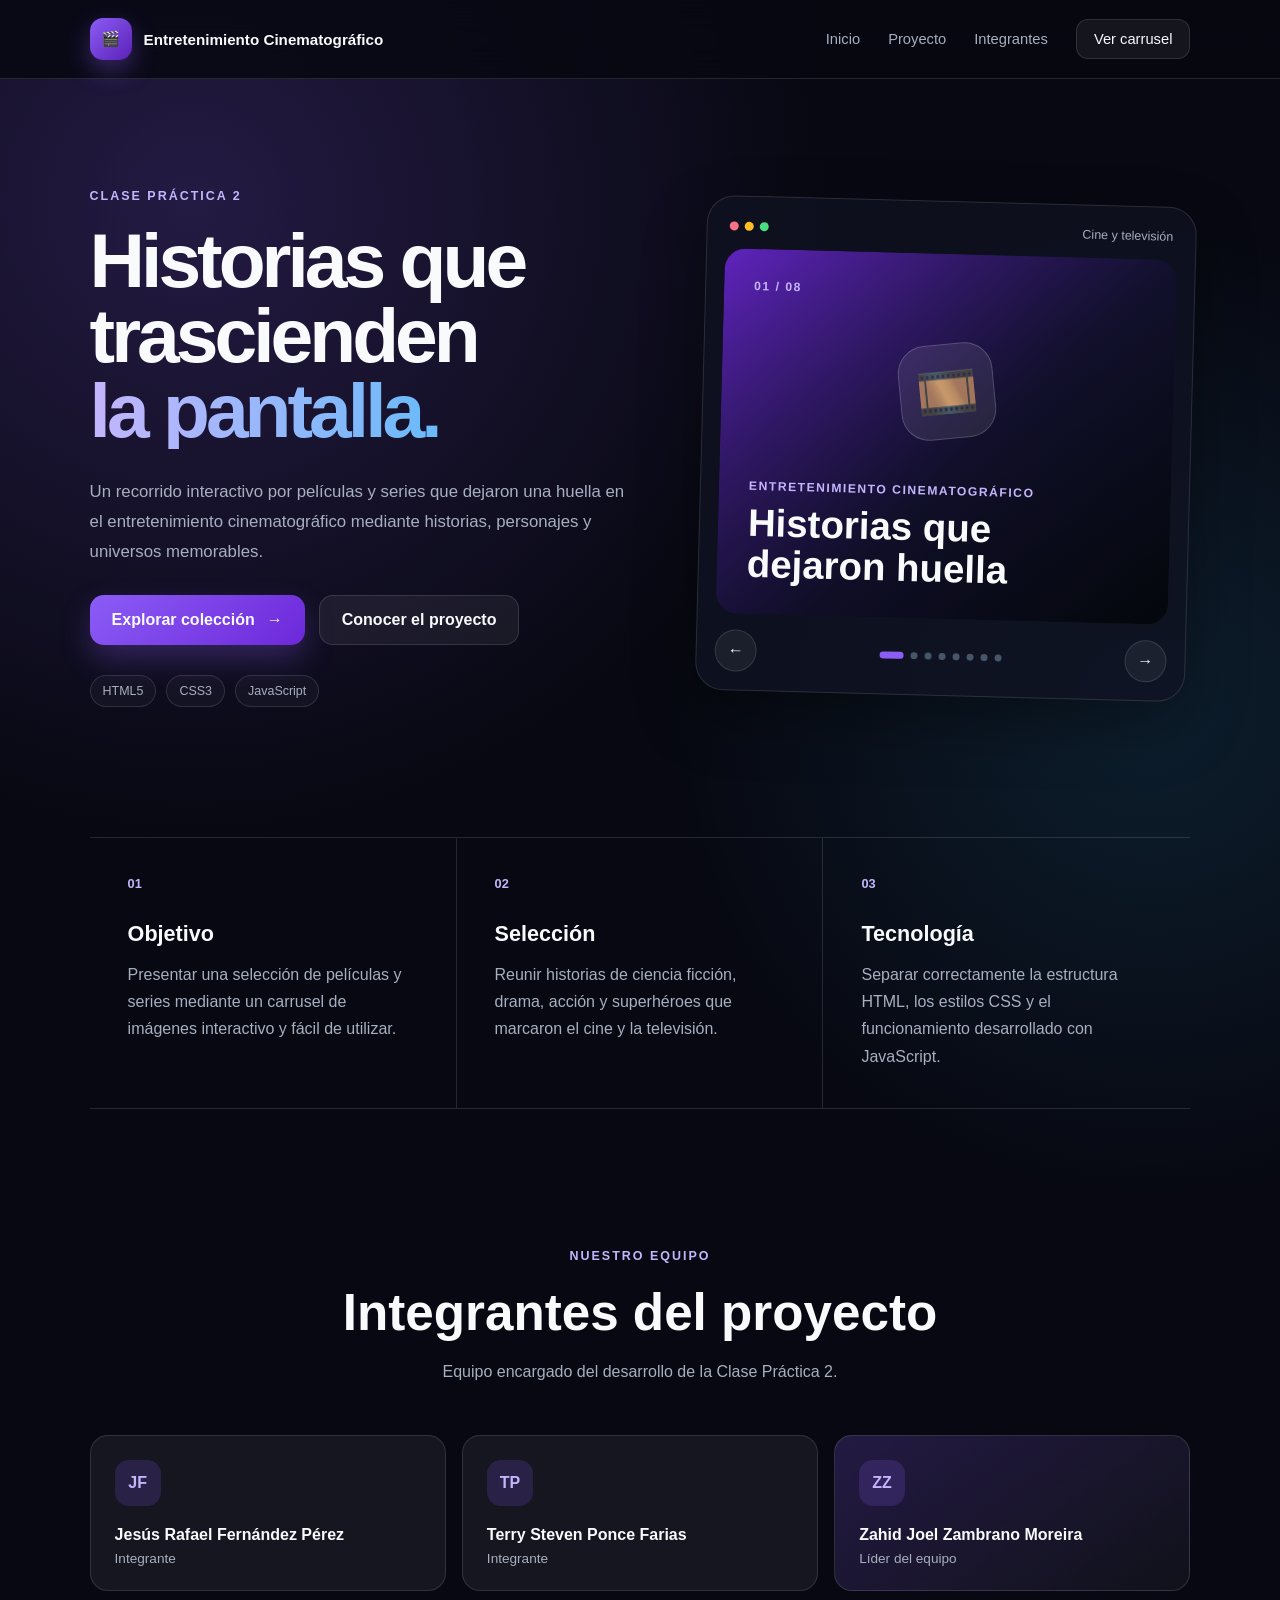
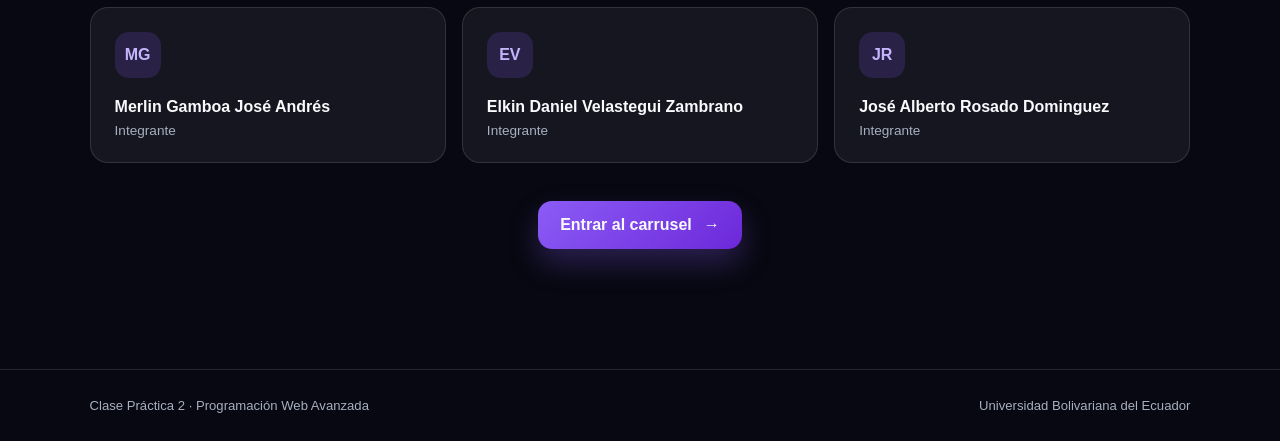
<file: index.html>
<!DOCTYPE html>
<html lang="es">
<head>
    <meta charset="UTF-8">
    <meta name="viewport" content="width=device-width, initial-scale=1.0">

    <title>Entretenimiento Cinematográfico | Clase Práctica 2</title>

    <link rel="stylesheet" href="CSS/index.css">
</head>

<body>

    <header class="encabezado">

        <a class="logo" href="index.html">
            <span>🎬</span>
            Entretenimiento Cinematográfico
        </a>

        <nav class="navegacion">
            <a href="#inicio">Inicio</a>
            <a href="#proyecto">Proyecto</a>
            <a href="#equipo">Integrantes</a>
            <a class="boton-nav" href="ej01.html">Ver carrusel</a>
        </nav>

    </header>

    <main>

        <section class="portada" id="inicio">

            <div class="contenido-portada">

                <p class="etiqueta">
                    Clase Práctica 2
                </p>

                <h1>
                    Historias que trascienden
                    <span>la pantalla.</span>
                </h1>

                <p class="descripcion">
                    Un recorrido interactivo por películas y series que dejaron
                    una huella en el entretenimiento cinematográfico mediante
                    historias, personajes y universos memorables.
                </p>

                <div class="acciones">

                    <a class="boton-principal" href="ej01.html">
                        Explorar colección
                        <span aria-hidden="true">→</span>
                    </a>

                    <a class="boton-secundario" href="#proyecto">
                        Conocer el proyecto
                    </a>

                </div>

                <div class="tecnologias">
                    <span>HTML5</span>
                    <span>CSS3</span>
                    <span>JavaScript</span>
                </div>

            </div>

            <div
                class="vista-previa"
                aria-label="Vista previa decorativa del carrusel"
            >

                <div class="barra-ventana">

                    <div class="controles">
                        <span></span>
                        <span></span>
                        <span></span>
                    </div>

                    <p>Cine y televisión</p>

                </div>

                <div class="tarjeta-principal">

                    <p class="numero">01 / 08</p>

                    <div class="simbolo">🎞️</div>

                    <div>
                        <p class="subtitulo">Entretenimiento cinematográfico</p>
                        <h2>Historias que dejaron huella</h2>
                    </div>

                </div>

                <div class="controles-carrusel">

                    <button
                        type="button"
                        aria-label="Botón decorativo anterior"
                    >
                        ←
                    </button>

                    <div class="indicadores">
                        <span class="activo"></span>
                        <span></span>
                        <span></span>
                        <span></span>
                        <span></span>
                        <span></span>
                        <span></span>
                        <span></span>
                    </div>

                    <button
                        type="button"
                        aria-label="Botón decorativo siguiente"
                    >
                        →
                    </button>

                </div>

            </div>

        </section>

        <section class="informacion" id="proyecto">

            <article>
                <p class="numero-informacion">01</p>

                <h2>Objetivo</h2>

                <p>
                    Presentar una selección de películas y series mediante un
                    carrusel de imágenes interactivo y fácil de utilizar.
                </p>
            </article>

            <article>
                <p class="numero-informacion">02</p>

                <h2>Selección</h2>

                <p>
                    Reunir historias de ciencia ficción, drama, acción y
                    superhéroes que marcaron el cine y la televisión.
                </p>
            </article>

            <article>
                <p class="numero-informacion">03</p>

                <h2>Tecnología</h2>

                <p>
                    Separar correctamente la estructura HTML, los estilos CSS
                    y el funcionamiento desarrollado con JavaScript.
                </p>
            </article>

        </section>

        <section class="seccion-equipo" id="equipo">

            <div class="titulo-seccion">

                <p class="etiqueta">Nuestro equipo</p>

                <h2>Integrantes del proyecto</h2>

                <p>
                    Equipo encargado del desarrollo de la Clase Práctica 2.
                </p>

            </div>

            <div class="integrantes">

                <article class="integrante">
                    <span class="iniciales">JF</span>
                    <h3>Jesús Rafael Fernández Pérez</h3>
                    <p>Integrante</p>
                </article>

                <article class="integrante">
                    <span class="iniciales">TP</span>
                    <h3>Terry Steven Ponce Farias</h3>
                    <p>Integrante</p>
                </article>

                <article class="integrante destacado">
                    <span class="iniciales">ZZ</span>
                    <h3>Zahid Joel Zambrano Moreira</h3>
                    <p>Líder del equipo</p>
                </article>

                <article class="integrante">
                    <span class="iniciales">MG</span>
                    <h3>Merlin Gamboa José Andrés</h3>
                    <p>Integrante</p>
                </article>

                <article class="integrante">
                    <span class="iniciales">EV</span>
                    <h3>Elkin Daniel Velastegui Zambrano</h3>
                    <p>Integrante</p>
                </article>

                <article class="integrante">
                    <span class="iniciales">JR</span>
                    <h3>José Alberto Rosado Dominguez</h3>
                    <p>Integrante</p>
                </article>

            </div>

            <a class="boton-final" href="ej01.html">
                Entrar al carrusel
                <span aria-hidden="true">→</span>
            </a>

        </section>

    </main>

    <footer class="pie-pagina">
        <p>Clase Práctica 2 · Programación Web Avanzada</p>
        <p>Universidad Bolivariana del Ecuador</p>
    </footer>

</body>
</html>
</file>
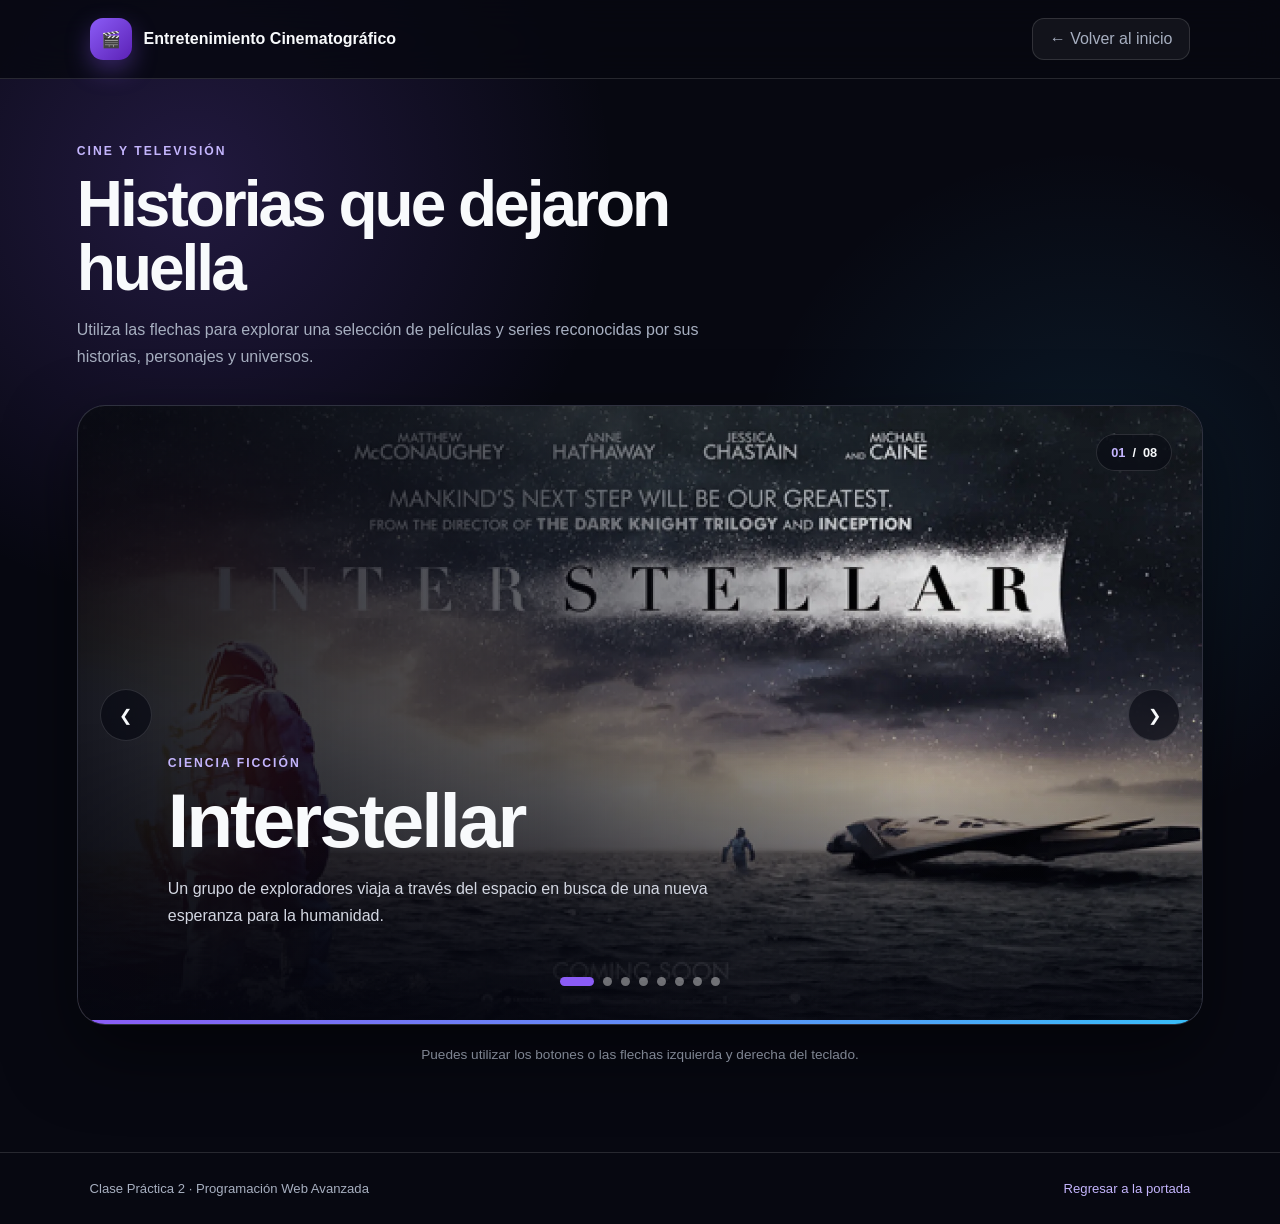
<file: ej01.html>
<!DOCTYPE html>
<html lang="es">
<head>
    <meta charset="UTF-8">
    <meta name="viewport" content="width=device-width, initial-scale=1.0">

    <title>Entretenimiento Cinematográfico</title>

    <link rel="stylesheet" href="CSS/ej01.css">
    <script src="JS/ej01.js" defer></script>
</head>

<body>

    <header class="encabezado">

        <a class="logo" href="index.html">
            <span>🎬</span>
            Entretenimiento Cinematográfico
        </a>

        <a class="regresar" href="index.html">
            ← Volver al inicio
        </a>

    </header>

    <main>

        <section class="presentacion">

            <p class="etiqueta">Cine y televisión</p>

            <h1>Historias que dejaron huella</h1>

            <p>
                Utiliza las flechas para explorar una selección de películas
                y series reconocidas por sus historias, personajes y universos.
            </p>

        </section>

        <section
            class="carrusel"
            aria-label="Carrusel de entretenimiento cinematográfico"
        >

            <div class="contador">
                <span id="numeroActual">01</span>
                <span>/</span>
                <span id="totalImagenes">08</span>
            </div>

            <div class="diapositivas" aria-live="polite">

                <article class="diapositiva activa" aria-hidden="false">

                    <img
                        src="Imagen/interstellar.jpg"
                        alt="Imagen de la película Interstellar"
                    >

                    <div class="oscurecer"></div>

                    <div class="contenido">
                        <p class="categoria">Ciencia ficción</p>
                        <h2>Interstellar</h2>

                        <p>
                            Un grupo de exploradores viaja a través del espacio
                            en busca de una nueva esperanza para la humanidad.
                        </p>
                    </div>

                </article>

                <article class="diapositiva" aria-hidden="true">

                    <img
                        src="Imagen/breaking-bad.jpg"
                        alt="Imagen de la serie Breaking Bad"
                    >

                    <div class="oscurecer"></div>

                    <div class="contenido">
                        <p class="categoria">Drama criminal</p>
                        <h2>Breaking Bad</h2>

                        <p>
                            Un profesor de química transforma radicalmente su
                            vida al ingresar en un peligroso mundo criminal.
                        </p>
                    </div>

                </article>

                <article class="diapositiva" aria-hidden="true">

                    <img
                        src="Imagen/better-call-saul.jpg"
                        alt="Imagen de la serie Better Call Saul"
                    >

                    <div class="oscurecer"></div>

                    <div class="contenido">
                        <p class="categoria">Drama jurídico</p>
                        <h2>Better Call Saul</h2>

                        <p>
                            Jimmy McGill intenta abrirse camino como abogado
                            mientras avanza hacia su transformación en Saul Goodman.
                        </p>
                    </div>

                </article>

                <article class="diapositiva" aria-hidden="true">

                    <img
                        src="Imagen/batman-begins.jpg"
                        alt="Imagen de la película Batman Begins"
                    >

                    <div class="oscurecer"></div>

                    <div class="contenido">
                        <p class="categoria">Acción y superhéroes</p>
                        <h2>Batman Begins</h2>

                        <p>
                            Bruce Wayne convierte el miedo en un símbolo y
                            comienza su lucha contra el crimen de Gotham.
                        </p>
                    </div>

                </article>

                <article class="diapositiva" aria-hidden="true">

                    <img
                        src="Imagen/the-dark-knight.jpg"
                        alt="Imagen de la película The Dark Knight"
                    >

                    <div class="oscurecer"></div>

                    <div class="contenido">
                        <p class="categoria">Acción y drama</p>
                        <h2>The Dark Knight</h2>

                        <p>
                            Batman enfrenta al Joker, un criminal decidido a
                            sumergir Gotham en el caos y desafiar sus principios.
                        </p>
                    </div>

                </article>

                <article class="diapositiva" aria-hidden="true">

                    <img
                        src="Imagen/the-dark-knight-rises.jpg"
                        alt="Imagen de la película The Dark Knight Rises"
                    >

                    <div class="oscurecer"></div>

                    <div class="contenido">
                        <p class="categoria">Acción y drama</p>
                        <h2>The Dark Knight Rises</h2>

                        <p>
                            Batman regresa para proteger Gotham ante la llegada
                            de Bane y una amenaza capaz de destruir la ciudad.
                        </p>
                    </div>

                </article>

                <article class="diapositiva" aria-hidden="true">

                    <img
                        src="Imagen/avengers-infinity-war.jpg"
                        alt="Imagen de Avengers Infinity War"
                    >

                    <div class="oscurecer"></div>

                    <div class="contenido">
                        <p class="categoria">Acción y superhéroes</p>
                        <h2>Avengers: Infinity War</h2>

                        <p>
                            Los héroes del universo Marvel unen fuerzas para
                            detener a Thanos y su búsqueda de las Gemas del Infinito.
                        </p>
                    </div>

                </article>

                <article class="diapositiva" aria-hidden="true">

                    <img
                        src="Imagen/avengers-doomsday.jpg"
                        alt="Imagen de Avengers Doomsday"
                    >

                    <div class="oscurecer"></div>

                    <div class="contenido">
                        <p class="categoria">Próximo estreno</p>
                        <h2>Avengers: Doomsday</h2>

                        <p>
                            Un nuevo capítulo del universo cinematográfico de
                            Marvel que continuará el legado de los Avengers.
                        </p>
                    </div>

                </article>

            </div>

            <button
                class="boton-carrusel anterior"
                id="botonAnterior"
                type="button"
                aria-label="Mostrar imagen anterior"
            >
                &#10094;
            </button>

            <button
                class="boton-carrusel siguiente"
                id="botonSiguiente"
                type="button"
                aria-label="Mostrar imagen siguiente"
            >
                &#10095;
            </button>

            <div class="indicadores" aria-label="Seleccionar contenido">

                <button
                    class="indicador activo"
                    type="button"
                    data-indice="0"
                    aria-label="Mostrar Interstellar"
                    aria-current="true"
                ></button>

                <button
                    class="indicador"
                    type="button"
                    data-indice="1"
                    aria-label="Mostrar Breaking Bad"
                ></button>

                <button
                    class="indicador"
                    type="button"
                    data-indice="2"
                    aria-label="Mostrar Better Call Saul"
                ></button>

                <button
                    class="indicador"
                    type="button"
                    data-indice="3"
                    aria-label="Mostrar Batman Begins"
                ></button>

                <button
                    class="indicador"
                    type="button"
                    data-indice="4"
                    aria-label="Mostrar The Dark Knight"
                ></button>

                <button
                    class="indicador"
                    type="button"
                    data-indice="5"
                    aria-label="Mostrar The Dark Knight Rises"
                ></button>

                <button
                    class="indicador"
                    type="button"
                    data-indice="6"
                    aria-label="Mostrar Avengers Infinity War"
                ></button>

                <button
                    class="indicador"
                    type="button"
                    data-indice="7"
                    aria-label="Mostrar Avengers Doomsday"
                ></button>

            </div>

            <div class="progreso">
                <div
                    class="relleno-progreso"
                    id="rellenoProgreso"
                ></div>
            </div>

        </section>

        <p class="instruccion">
            Puedes utilizar los botones o las flechas izquierda y derecha
            del teclado.
        </p>

    </main>

    <footer class="pie-pagina">
        <p>Clase Práctica 2 · Programación Web Avanzada</p>
        <a href="index.html">Regresar a la portada</a>
    </footer>

</body>
</html>
</file>
<file: CSS/index.css>
:root {
    --fondo: #070811;
    --fondo-secundario: #101222;
    --tarjeta: rgba(255, 255, 255, 0.06);
    --morado: #8b5cf6;
    --morado-claro: #c4b5fd;
    --azul: #38bdf8;
    --blanco: #f8fafc;
    --gris: #a7afc0;
    --borde: rgba(255, 255, 255, 0.12);
    --sombra: 0 25px 60px rgba(0, 0, 0, 0.35);
}

* {
    box-sizing: border-box;
    margin: 0;
    padding: 0;
}

html {
    scroll-behavior: smooth;
    scroll-padding-top: 100px;
}

body {
    min-height: 100vh;
    overflow-x: hidden;
    color: var(--blanco);
    background:
        radial-gradient(circle at 15% 10%, rgba(139, 92, 246, 0.22), transparent 30%),
        radial-gradient(circle at 90% 35%, rgba(56, 189, 248, 0.12), transparent 28%),
        var(--fondo);
    font-family: Arial, Helvetica, sans-serif;
}

a {
    color: inherit;
    text-decoration: none;
}

button {
    font: inherit;
}

/* ENCABEZADO */

.encabezado {
    position: sticky;
    top: 0;
    z-index: 100;
    display: flex;
    align-items: center;
    justify-content: space-between;
    width: 100%;
    padding: 18px 7%;
    border-bottom: 1px solid var(--borde);
    background: rgba(7, 8, 17, 0.82);
    backdrop-filter: blur(18px);
}

.logo {
    display: flex;
    align-items: center;
    gap: 12px;
    font-size: 0.95rem;
    font-weight: 700;
}

.logo span {
    display: grid;
    width: 42px;
    height: 42px;
    place-items: center;
    border-radius: 13px;
    background: linear-gradient(135deg, var(--morado), #5b21b6);
    box-shadow: 0 10px 25px rgba(139, 92, 246, 0.35);
}

.navegacion {
    display: flex;
    align-items: center;
    gap: 28px;
}

.navegacion a {
    color: var(--gris);
    font-size: 0.92rem;
    transition: color 0.25s ease;
}

.navegacion a:hover {
    color: var(--blanco);
}

.navegacion .boton-nav {
    padding: 11px 17px;
    color: var(--blanco);
    border: 1px solid var(--borde);
    border-radius: 12px;
    background: var(--tarjeta);
}

/* PORTADA */

.portada {
    display: grid;
    grid-template-columns: 1.05fr 0.95fr;
    align-items: center;
    gap: 70px;
    width: min(1180px, 86%);
    min-height: 82vh;
    margin: auto;
    padding: 80px 0;
}

.etiqueta {
    margin-bottom: 20px;
    color: var(--morado-claro);
    font-size: 0.78rem;
    font-weight: 700;
    letter-spacing: 2px;
    text-transform: uppercase;
}

.contenido-portada h1 {
    max-width: 720px;
    font-size: clamp(2.8rem, 6vw, 5.5rem);
    line-height: 0.98;
    letter-spacing: -4px;
}

.contenido-portada h1 span {
    display: block;
    color: transparent;
    background: linear-gradient(90deg, var(--morado-claro), var(--azul));
    background-clip: text;
}

.descripcion {
    max-width: 620px;
    margin: 28px 0;
    color: var(--gris);
    font-size: 1.05rem;
    line-height: 1.8;
}

.acciones {
    display: flex;
    flex-wrap: wrap;
    gap: 14px;
}

.boton-principal,
.boton-secundario,
.boton-final {
    display: inline-flex;
    align-items: center;
    justify-content: center;
    gap: 12px;
    padding: 15px 22px;
    border-radius: 14px;
    font-weight: 700;
    transition:
        transform 0.25s ease,
        box-shadow 0.25s ease,
        background 0.25s ease;
}

.boton-principal,
.boton-final {
    background: linear-gradient(135deg, var(--morado), #6d28d9);
    box-shadow: 0 14px 30px rgba(139, 92, 246, 0.28);
}

.boton-secundario {
    border: 1px solid var(--borde);
    background: var(--tarjeta);
}

.boton-principal:hover,
.boton-secundario:hover,
.boton-final:hover {
    transform: translateY(-3px);
}

.boton-principal:hover,
.boton-final:hover {
    box-shadow: 0 18px 38px rgba(139, 92, 246, 0.4);
}

.tecnologias {
    display: flex;
    flex-wrap: wrap;
    gap: 10px;
    margin-top: 30px;
}

.tecnologias span {
    padding: 8px 12px;
    color: var(--gris);
    border: 1px solid var(--borde);
    border-radius: 999px;
    background: rgba(255, 255, 255, 0.03);
    font-size: 0.78rem;
}

/* VISTA PREVIA */

.vista-previa {
    overflow: hidden;
    padding: 18px;
    border: 1px solid var(--borde);
    border-radius: 28px;
    background: rgba(16, 18, 34, 0.78);
    box-shadow: var(--sombra);
    transform: rotate(1.5deg);
}

.barra-ventana {
    display: flex;
    align-items: center;
    justify-content: space-between;
    padding: 4px 4px 16px;
    color: var(--gris);
    font-size: 0.78rem;
}

.controles {
    display: flex;
    gap: 6px;
}

.controles span {
    width: 9px;
    height: 9px;
    border-radius: 50%;
    background: #475569;
}

.controles span:first-child {
    background: #fb7185;
}

.controles span:nth-child(2) {
    background: #fbbf24;
}

.controles span:last-child {
    background: #4ade80;
}

.tarjeta-principal {
    display: flex;
    min-height: 365px;
    flex-direction: column;
    justify-content: space-between;
    padding: 30px;
    border-radius: 21px;
    background:
        linear-gradient(145deg, rgba(0, 0, 0, 0.12), rgba(0, 0, 0, 0.7)),
        linear-gradient(135deg, #6d28d9, #1e1b4b 55%, #0f172a);
}

.numero,
.subtitulo {
    color: var(--morado-claro);
    font-size: 0.76rem;
    font-weight: 700;
    letter-spacing: 1.5px;
    text-transform: uppercase;
}

.simbolo {
    display: grid;
    width: 95px;
    height: 95px;
    place-items: center;
    align-self: center;
    border: 1px solid rgba(255, 255, 255, 0.18);
    border-radius: 28px;
    background: rgba(255, 255, 255, 0.09);
    font-size: 3.1rem;
    transform: rotate(-7deg);
}

.tarjeta-principal h2 {
    max-width: 380px;
    margin-top: 10px;
    font-size: 2.4rem;
    line-height: 1.05;
}

.controles-carrusel {
    display: flex;
    align-items: center;
    justify-content: space-between;
    padding-top: 16px;
}

.controles-carrusel button {
    display: grid;
    width: 42px;
    height: 42px;
    place-items: center;
    color: var(--blanco);
    border: 1px solid var(--borde);
    border-radius: 50%;
    background: var(--tarjeta);
}

.indicadores {
    display: flex;
    gap: 7px;
}

.indicadores span {
    width: 7px;
    height: 7px;
    border-radius: 50%;
    background: #475569;
}

.indicadores .activo {
    width: 24px;
    border-radius: 99px;
    background: var(--morado);
}

/* INFORMACIÓN */

.informacion {
    display: grid;
    grid-template-columns: repeat(3, 1fr);
    width: min(1180px, 86%);
    margin: 20px auto 120px;
    border-top: 1px solid var(--borde);
    border-bottom: 1px solid var(--borde);
}

.informacion article {
    padding: 38px;
    border-right: 1px solid var(--borde);
}

.informacion article:last-child {
    border-right: none;
}

.numero-informacion {
    margin-bottom: 30px;
    color: var(--morado-claro);
    font-size: 0.8rem;
    font-weight: 700;
}

.informacion h2 {
    margin-bottom: 14px;
    font-size: 1.35rem;
}

.informacion article > p:last-child {
    color: var(--gris);
    line-height: 1.7;
}

/* EQUIPO */

.seccion-equipo {
    width: min(1180px, 86%);
    margin: auto;
    padding: 20px 0 120px;
    text-align: center;
}

.titulo-seccion {
    max-width: 650px;
    margin: 0 auto 50px;
}

.titulo-seccion h2 {
    margin-bottom: 16px;
    font-size: clamp(2rem, 4vw, 3.5rem);
}

.titulo-seccion > p:last-child {
    color: var(--gris);
    line-height: 1.7;
}

.integrantes {
    display: grid;
    grid-template-columns: repeat(3, 1fr);
    gap: 16px;
    margin-bottom: 38px;
    text-align: left;
}

.integrante {
    padding: 24px;
    border: 1px solid var(--borde);
    border-radius: 18px;
    background: var(--tarjeta);
    transition:
        transform 0.25s ease,
        border-color 0.25s ease;
}

.integrante:hover {
    border-color: rgba(139, 92, 246, 0.75);
    transform: translateY(-5px);
}

.integrante.destacado {
    background: linear-gradient(
        145deg,
        rgba(139, 92, 246, 0.22),
        rgba(255, 255, 255, 0.04)
    );
}

.iniciales {
    display: grid;
    width: 46px;
    height: 46px;
    margin-bottom: 20px;
    place-items: center;
    border-radius: 14px;
    background: rgba(139, 92, 246, 0.18);
    color: var(--morado-claro);
    font-weight: 800;
}

.integrante h3 {
    margin-bottom: 7px;
    font-size: 1rem;
}

.integrante p {
    color: var(--gris);
    font-size: 0.85rem;
}

/* PIE DE PÁGINA */

.pie-pagina {
    display: flex;
    justify-content: space-between;
    gap: 20px;
    padding: 28px 7%;
    color: var(--gris);
    border-top: 1px solid var(--borde);
    font-size: 0.82rem;
}

/* DISEÑO RESPONSIVE */

@media (max-width: 900px) {
    .navegacion a:not(.boton-nav) {
        display: none;
    }

    .portada {
        grid-template-columns: 1fr;
        padding-top: 70px;
    }

    .contenido-portada {
        text-align: center;
    }

    .descripcion {
        margin-right: auto;
        margin-left: auto;
    }

    .acciones,
    .tecnologias {
        justify-content: center;
    }

    .vista-previa {
        max-width: 600px;
        margin: auto;
        transform: none;
    }

    .informacion,
    .integrantes {
        grid-template-columns: 1fr;
    }

    .informacion article {
        border-right: none;
        border-bottom: 1px solid var(--borde);
    }

    .informacion article:last-child {
        border-bottom: none;
    }
}

@media (max-width: 560px) {
    .encabezado {
        padding: 14px 5%;
    }

    .logo {
        font-size: 0;
    }

    .logo span {
        font-size: 0.9rem;
    }

    .portada,
    .informacion,
    .seccion-equipo {
        width: 90%;
    }

    .contenido-portada h1 {
        font-size: 3rem;
        letter-spacing: -2.5px;
    }

    .acciones {
        flex-direction: column;
    }

    .boton-principal,
    .boton-secundario {
        width: 100%;
    }

    .tarjeta-principal {
        min-height: 300px;
        padding: 22px;
    }

    .tarjeta-principal h2 {
        font-size: 1.8rem;
    }

    .pie-pagina {
        flex-direction: column;
        text-align: center;
    }
}
</file>
<file: CSS/ej01.css>
:root {
    --fondo: #070811;
    --fondo-secundario: #101222;
    --morado: #8b5cf6;
    --morado-claro: #c4b5fd;
    --azul: #38bdf8;
    --blanco: #f8fafc;
    --gris: #a7afc0;
    --borde: rgba(255, 255, 255, 0.13);
    --sombra: 0 28px 70px rgba(0, 0, 0, 0.5);
}

* {
    box-sizing: border-box;
    margin: 0;
    padding: 0;
}

body {
    min-height: 100vh;
    color: var(--blanco);
    background:
        radial-gradient(circle at 15% 15%, rgba(139, 92, 246, 0.2), transparent 28%),
        radial-gradient(circle at 85% 40%, rgba(56, 189, 248, 0.1), transparent 26%),
        var(--fondo);
    font-family: Arial, Helvetica, sans-serif;
}

a {
    color: inherit;
    text-decoration: none;
}

button {
    font: inherit;
}

.encabezado {
    display: flex;
    align-items: center;
    justify-content: space-between;
    padding: 18px 7%;
    border-bottom: 1px solid var(--borde);
    background: rgba(7, 8, 17, 0.82);
    backdrop-filter: blur(18px);
}

.logo {
    display: flex;
    align-items: center;
    gap: 12px;
    font-weight: 700;
}

.logo span {
    display: grid;
    width: 42px;
    height: 42px;
    place-items: center;
    border-radius: 13px;
    background: linear-gradient(135deg, var(--morado), #5b21b6);
    box-shadow: 0 10px 25px rgba(139, 92, 246, 0.35);
}

.regresar {
    padding: 11px 17px;
    color: var(--gris);
    border: 1px solid var(--borde);
    border-radius: 12px;
    background: rgba(255, 255, 255, 0.05);
    transition:
        color 0.25s ease,
        background 0.25s ease;
}

.regresar:hover {
    color: var(--blanco);
    background: rgba(255, 255, 255, 0.1);
}

main {
    width: min(1150px, 88%);
    margin: auto;
    padding: 65px 0 90px;
}

.presentacion {
    max-width: 760px;
    margin-bottom: 35px;
}

.etiqueta {
    margin-bottom: 14px;
    color: var(--morado-claro);
    font-size: 0.76rem;
    font-weight: 700;
    letter-spacing: 2px;
    text-transform: uppercase;
}

.presentacion h1 {
    margin-bottom: 16px;
    font-size: clamp(2.5rem, 5vw, 4.5rem);
    line-height: 1;
    letter-spacing: -3px;
}

.presentacion > p:last-child {
    max-width: 680px;
    color: var(--gris);
    font-size: 1rem;
    line-height: 1.7;
}

/* CARRUSEL */

.carrusel {
    position: relative;
    overflow: hidden;
    min-height: 620px;
    border: 1px solid var(--borde);
    border-radius: 28px;
    background: var(--fondo-secundario);
    box-shadow: var(--sombra);
}

.diapositivas {
    position: absolute;
    inset: 0;
}

.diapositiva {
    position: absolute;
    inset: 0;
    visibility: hidden;
    opacity: 0;
    transition:
        opacity 0.7s ease,
        visibility 0.7s ease;
}

.diapositiva.activa {
    visibility: visible;
    opacity: 1;
}

.diapositiva img {
    width: 100%;
    height: 100%;
    object-fit: cover;
    transform: scale(1.05);
    transition: transform 6s ease;
}

.diapositiva.activa img {
    transform: scale(1);
}

.oscurecer {
    position: absolute;
    inset: 0;
    background:
        linear-gradient(
            90deg,
            rgba(5, 6, 15, 0.93) 0%,
            rgba(5, 6, 15, 0.62) 42%,
            rgba(5, 6, 15, 0.1) 75%
        ),
        linear-gradient(
            0deg,
            rgba(5, 6, 15, 0.92) 0%,
            transparent 50%
        );
}

.contenido {
    position: absolute;
    bottom: 95px;
    left: 90px;
    z-index: 2;
    max-width: 590px;
}

.categoria {
    margin-bottom: 14px;
    color: var(--morado-claro);
    font-size: 0.76rem;
    font-weight: 800;
    letter-spacing: 2px;
    text-transform: uppercase;
}

.contenido h2 {
    margin-bottom: 18px;
    font-size: clamp(2.6rem, 6vw, 5rem);
    line-height: 0.95;
    letter-spacing: -3px;
}

.contenido > p:last-child {
    max-width: 570px;
    color: #d3d7e2;
    font-size: 1rem;
    line-height: 1.7;
}

/* CONTROLES */

.contador {
    position: absolute;
    top: 28px;
    right: 30px;
    z-index: 5;
    display: flex;
    gap: 7px;
    padding: 10px 14px;
    border: 1px solid var(--borde);
    border-radius: 99px;
    background: rgba(7, 8, 17, 0.55);
    backdrop-filter: blur(12px);
    font-size: 0.8rem;
    font-weight: 700;
}

#numeroActual {
    color: var(--morado-claro);
}

.boton-carrusel {
    position: absolute;
    top: 50%;
    z-index: 5;
    display: grid;
    width: 52px;
    height: 52px;
    place-items: center;
    color: var(--blanco);
    border: 1px solid var(--borde);
    border-radius: 50%;
    background: rgba(7, 8, 17, 0.65);
    backdrop-filter: blur(10px);
    cursor: pointer;
    transform: translateY(-50%);
    transition:
        background 0.25s ease,
        transform 0.25s ease;
}

.boton-carrusel:hover {
    background: var(--morado);
    transform: translateY(-50%) scale(1.08);
}

.anterior {
    left: 22px;
}

.siguiente {
    right: 22px;
}

.indicadores {
    position: absolute;
    right: 0;
    bottom: 38px;
    left: 0;
    z-index: 5;
    display: flex;
    justify-content: center;
    gap: 9px;
}

.indicador {
    width: 9px;
    height: 9px;
    padding: 0;
    border: none;
    border-radius: 99px;
    background: rgba(255, 255, 255, 0.4);
    cursor: pointer;
    transition:
        width 0.3s ease,
        background 0.3s ease;
}

.indicador.activo {
    width: 34px;
    background: var(--morado);
}

.progreso {
    position: absolute;
    right: 0;
    bottom: 0;
    left: 0;
    z-index: 6;
    height: 4px;
    background: rgba(255, 255, 255, 0.12);
}

.relleno-progreso {
    width: 0;
    height: 100%;
    background: linear-gradient(90deg, var(--morado), var(--azul));
}

.instruccion {
    margin-top: 22px;
    color: var(--gris);
    font-size: 0.85rem;
    text-align: center;
}

.pie-pagina {
    display: flex;
    justify-content: space-between;
    gap: 20px;
    padding: 28px 7%;
    color: var(--gris);
    border-top: 1px solid var(--borde);
    font-size: 0.82rem;
}

.pie-pagina a {
    color: var(--morado-claro);
}

@keyframes avance {
    from {
        width: 0;
    }

    to {
        width: 100%;
    }
}

/* DISEÑO RESPONSIVE */

@media (max-width: 760px) {
    .logo {
        font-size: 0;
    }

    .logo span {
        font-size: 0.9rem;
    }

    main {
        width: 92%;
        padding-top: 45px;
    }

    .carrusel {
        min-height: 560px;
    }

    .contenido {
        right: 30px;
        bottom: 95px;
        left: 30px;
    }

    .contenido h2 {
        font-size: 2.8rem;
        letter-spacing: -2px;
    }

    .oscurecer {
        background:
            linear-gradient(
                0deg,
                rgba(5, 6, 15, 0.98) 0%,
                rgba(5, 6, 15, 0.55) 65%,
                rgba(5, 6, 15, 0.2) 100%
            );
    }

    .boton-carrusel {
        top: 44%;
        width: 44px;
        height: 44px;
    }

    .anterior {
        left: 12px;
    }

    .siguiente {
        right: 12px;
    }

    .pie-pagina {
        flex-direction: column;
        text-align: center;
    }
}
</file>
